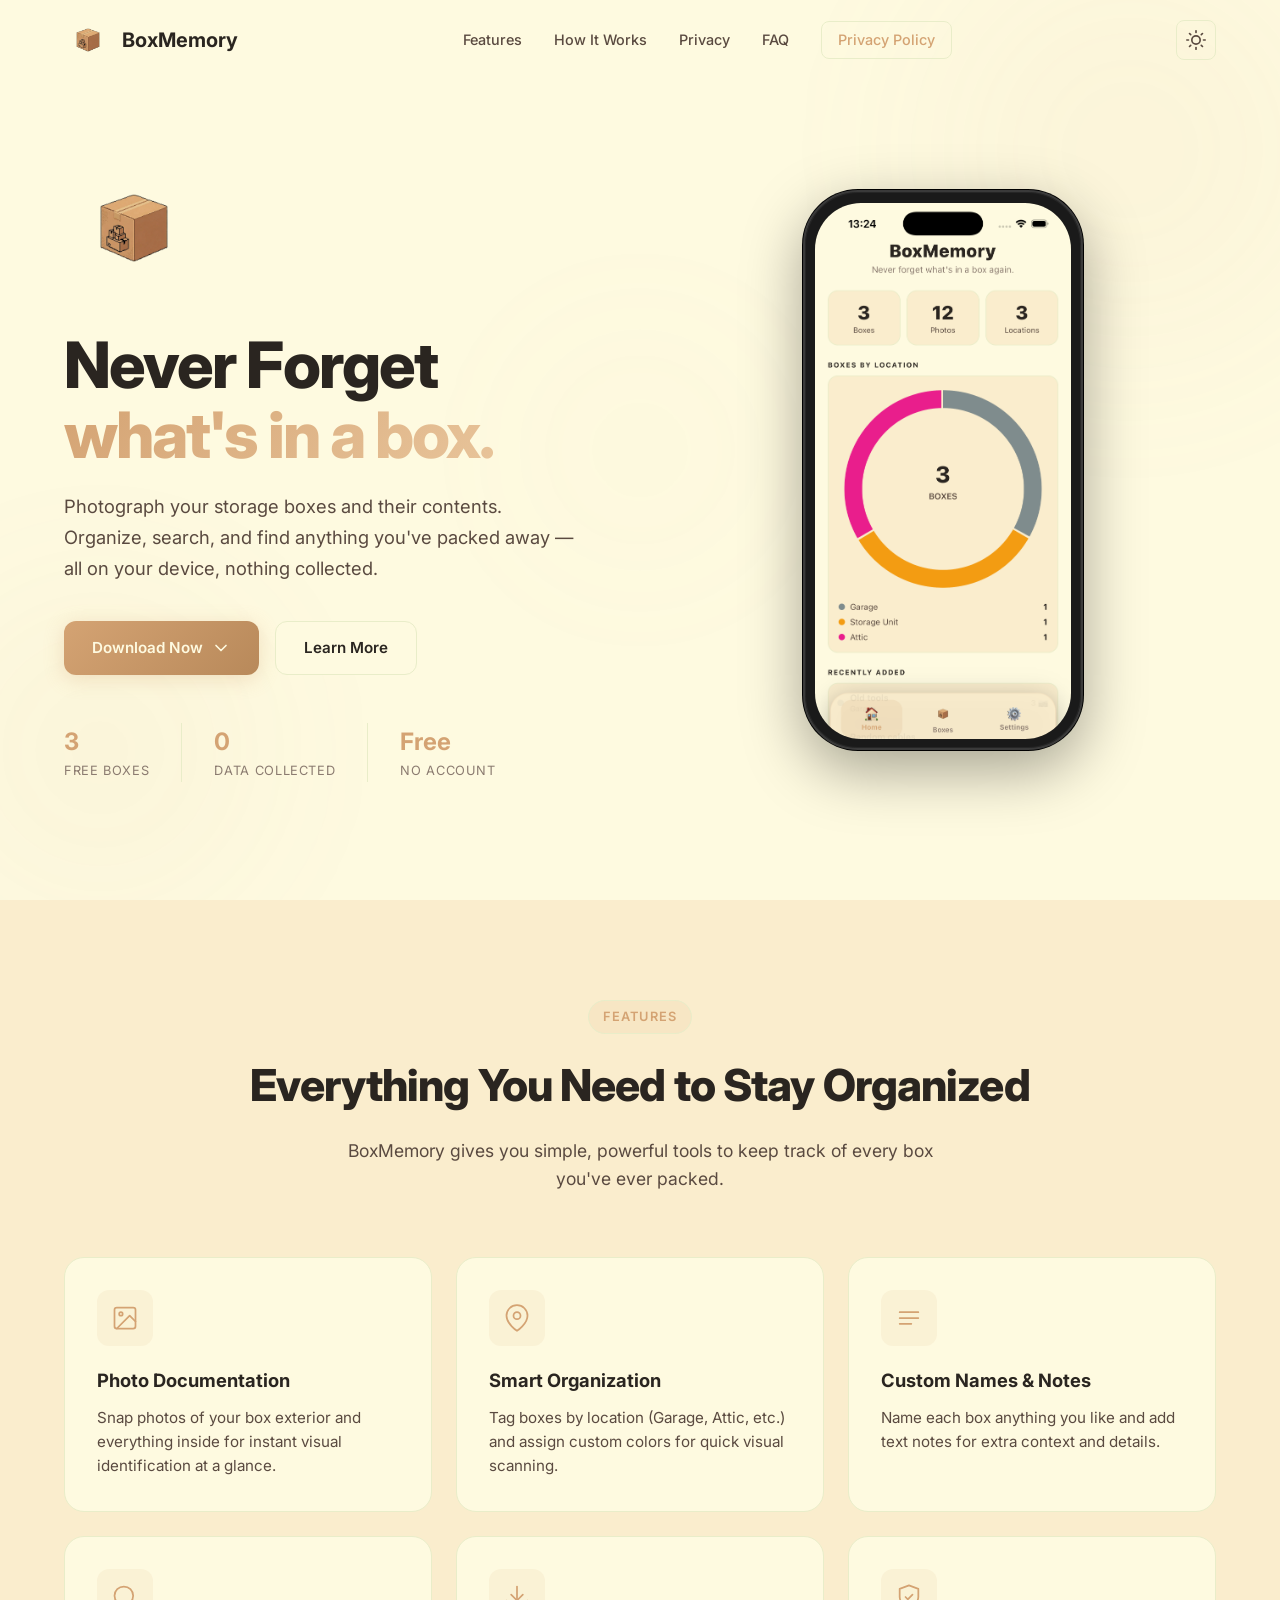
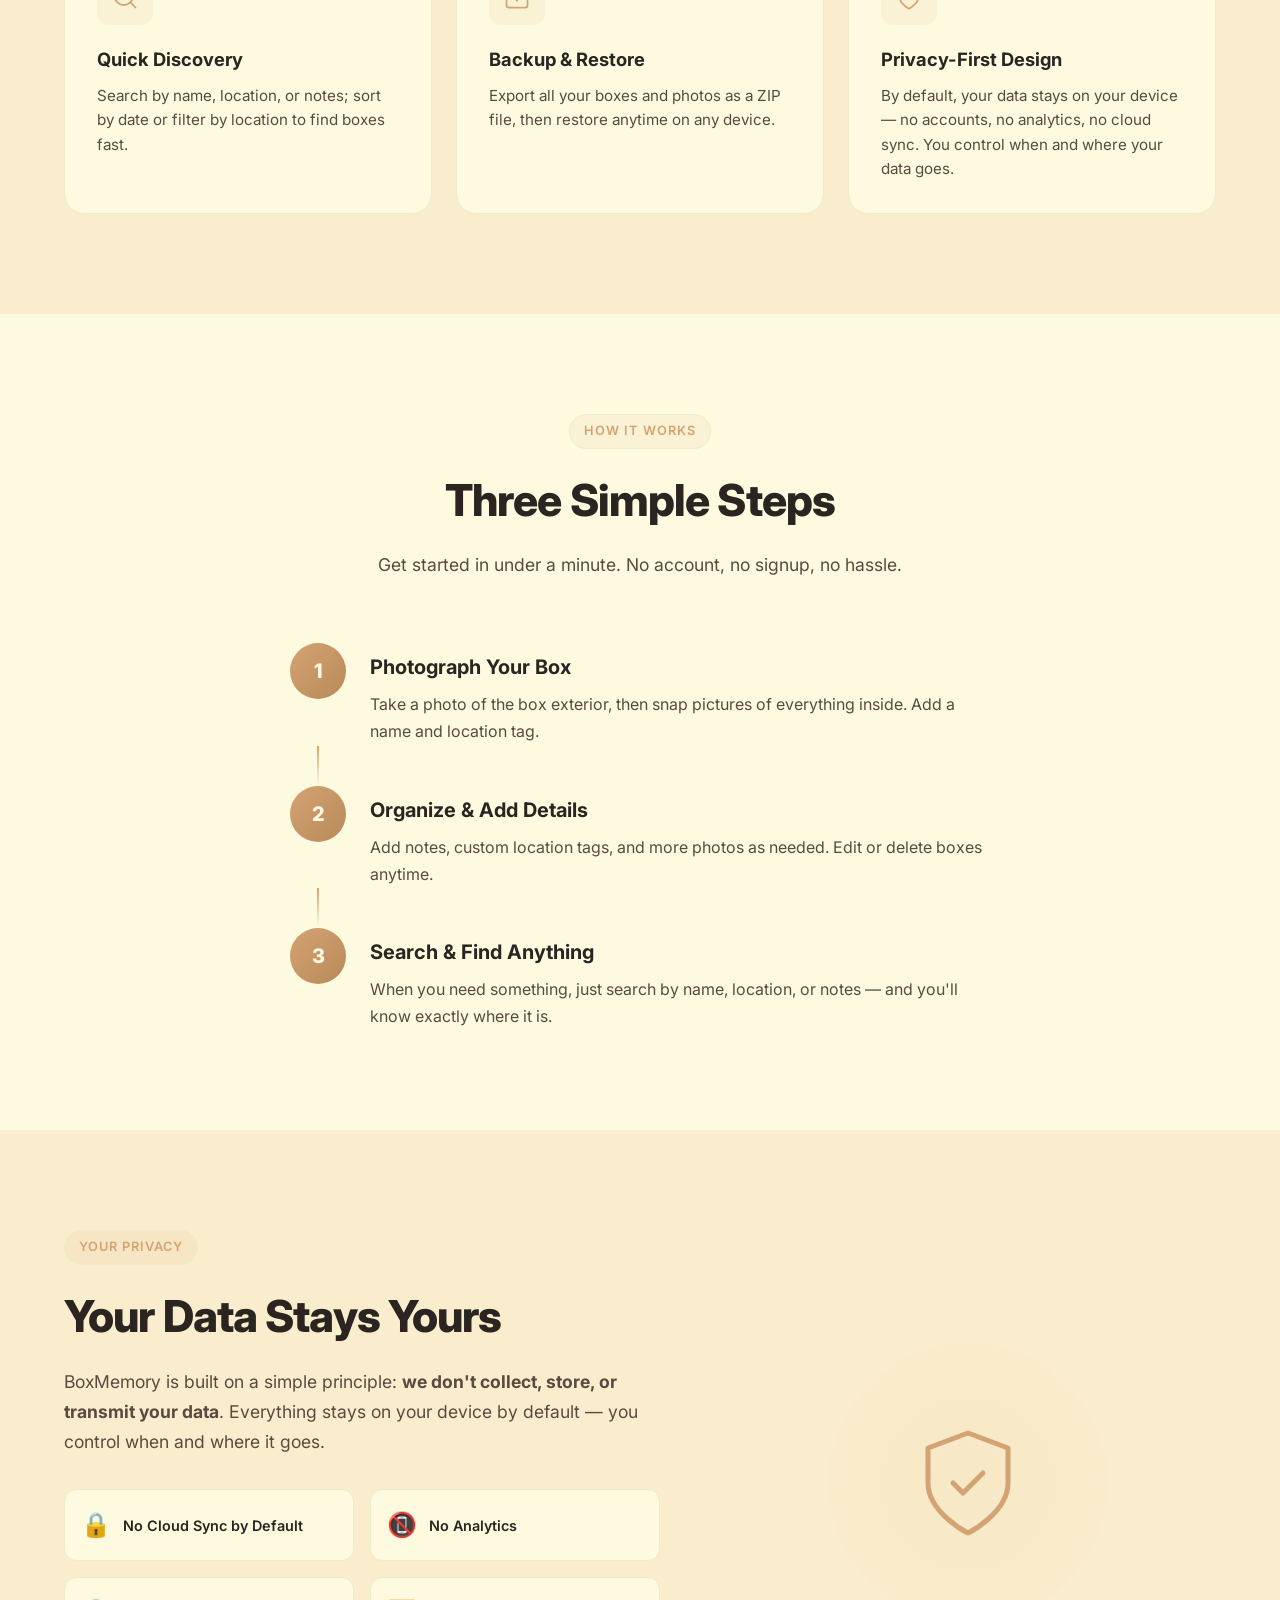
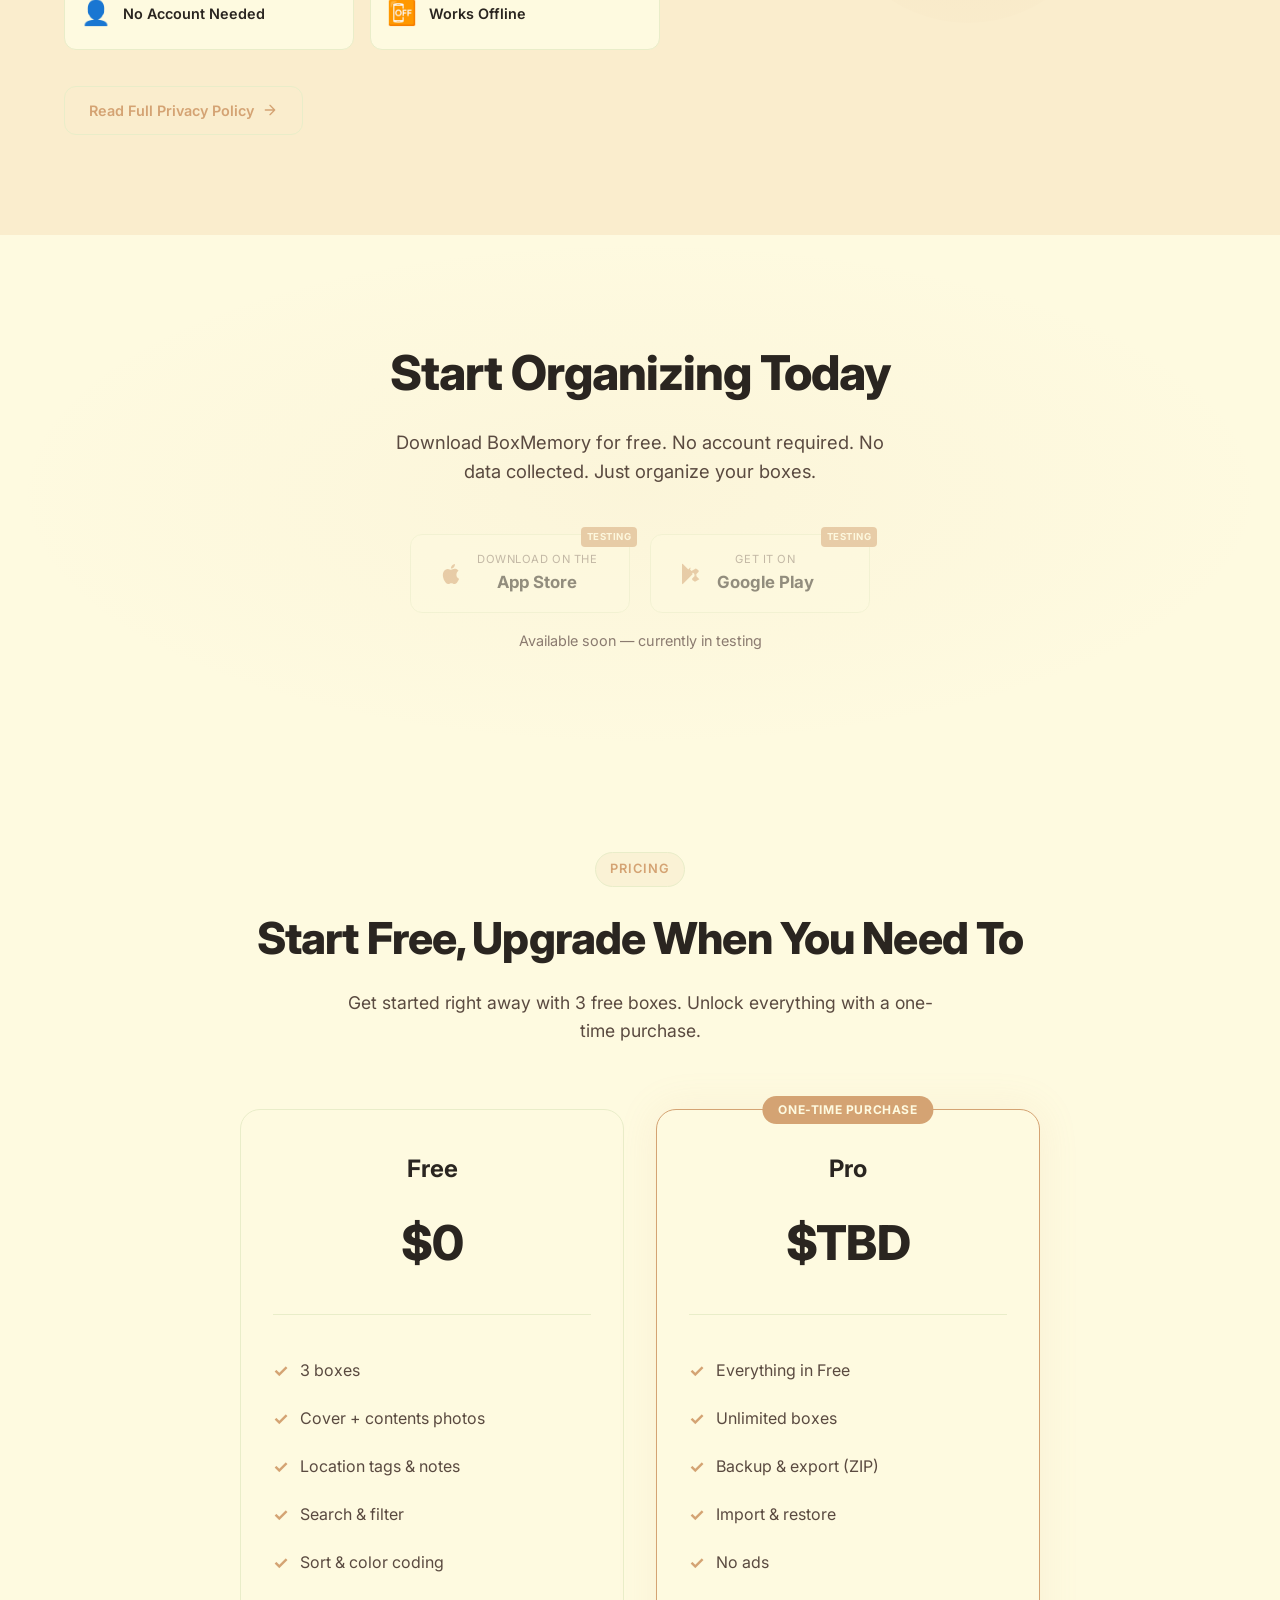
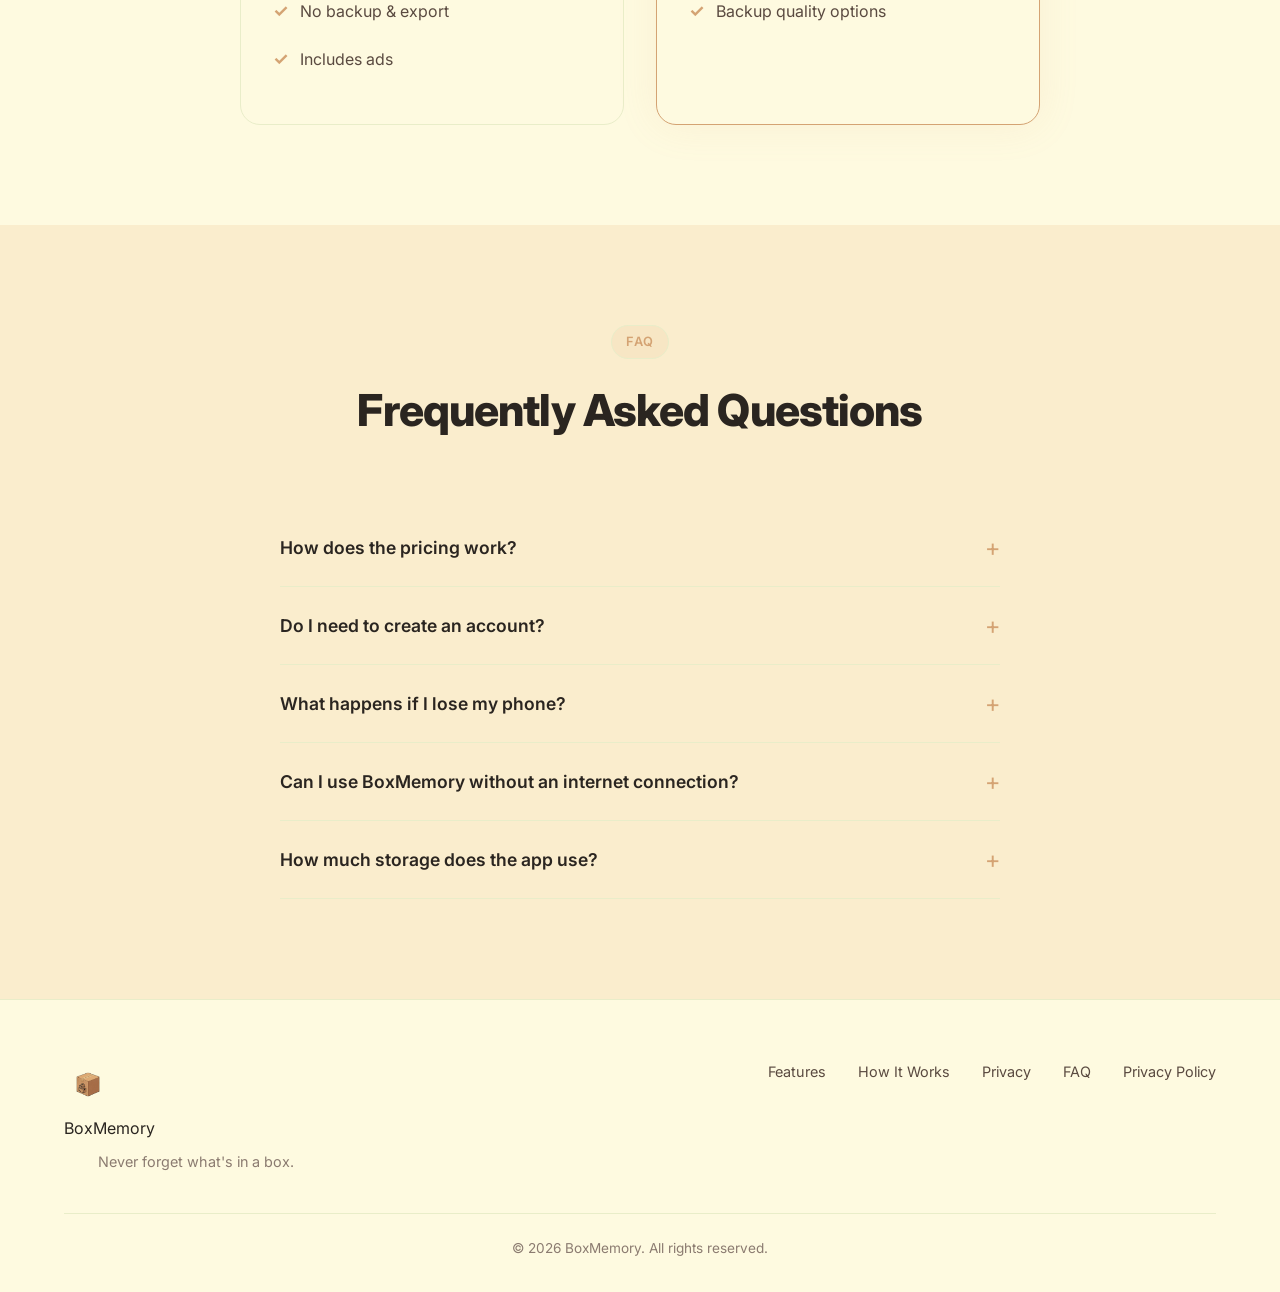
<file: index.html>
<!DOCTYPE html>
<html lang="en">
<head>
    <meta charset="UTF-8">
    <meta name="viewport" content="width=device-width, initial-scale=1.0">
    <title>BoxMemory — Never Forget What's Packed Away</title>
    <meta name="description" content="Photograph your storage boxes and their contents. Organize, search, and find anything you've packed away — all offline, all on your device.">
    <link rel="preconnect" href="https://fonts.googleapis.com">
    <link rel="preconnect" href="https://fonts.gstatic.com" crossorigin>
    <link href="https://fonts.googleapis.com/css2?family=Inter:wght@400;500;600;700;800&display=swap" rel="stylesheet">
    <link rel="stylesheet" href="styles.css">
    <link rel="icon" href="favicon.ico">
<link rel="apple-touch-icon" sizes="180x180" href="apple-touch-icon.png">
<meta name="theme-color" content="#f5f0ea">
</head>
<body>
    <!-- Navigation -->
    <nav class="nav">
        <div class="nav-container">
            <a href="index.html" class="nav-logo">
                <img src="assets/logo_pixel.png" alt="BoxMemory" class="nav-logo-img">
                <span class="nav-logo-text">BoxMemory</span>
            </a>
            <div class="nav-links">
                <a href="#features">Features</a>
                <a href="#how-it-works">How It Works</a>
                <a href="#privacy">Privacy</a>
                <a href="#faq">FAQ</a>
                <a href="privacy-policy.html" class="nav-link-privacy">Privacy Policy</a>
            </div>
            <a href="#download" class="nav-cta">Download</a>
            <button class="theme-toggle" aria-label="Toggle theme">
                <svg class="theme-icon-sun" width="20" height="20" viewBox="0 0 24 24" fill="none" stroke="currentColor" stroke-width="2" stroke-linecap="round" stroke-linejoin="round"><circle cx="12" cy="12" r="5"/><line x1="12" y1="1" x2="12" y2="3"/><line x1="12" y1="21" x2="12" y2="23"/><line x1="4.22" y1="4.22" x2="5.64" y2="5.64"/><line x1="18.36" y1="18.36" x2="19.78" y2="19.78"/><line x1="1" y1="12" x2="3" y2="12"/><line x1="21" y1="12" x2="23" y2="12"/><line x1="4.22" y1="19.78" x2="5.64" y2="18.36"/><line x1="18.36" y1="5.64" x2="19.78" y2="4.22"/></svg>
                <svg class="theme-icon-moon" width="20" height="20" viewBox="0 0 24 24" fill="none" stroke="currentColor" stroke-width="2" stroke-linecap="round" stroke-linejoin="round"><path d="M21 12.79A9 9 0 1 1 11.21 3 7 7 0 0 0 21 12.79z"/></svg>
            </button>
            <button class="nav-toggle" aria-label="Toggle menu">
                <span></span>
                <span></span>
                <span></span>
            </button>
        </div>
    </nav>

    <!-- Hero Section -->
    <section class="hero">
        <div class="hero-bg-shapes">
            <div class="hero-shape hero-shape-1"></div>
            <div class="hero-shape hero-shape-2"></div>
            <div class="hero-shape hero-shape-3"></div>
        </div>
        <div class="hero-container">
            <div class="hero-content">
                <img src="assets/logo_pixel.png" alt="BoxMemory" class="hero-logo">

                <h1 class="hero-title">
                    Never Forget
                    <span class="hero-title-highlight">what's in a box.</span>
                </h1>
                <p class="hero-subtitle">
                    Photograph your storage boxes and their contents. Organize, search, and find anything you've packed away — all on your device, nothing collected.
                </p>
                <div class="hero-actions">
                    <a href="#download" class="btn btn-primary">
                        <span>Download Now</span>
                        <svg width="20" height="20" viewBox="0 0 24 24" fill="none" stroke="currentColor" stroke-width="2" stroke-linecap="round" stroke-linejoin="round"><path d="M6 9l6 6 6-6"/></svg>
                    </a>
                    <a href="#features" class="btn btn-secondary">
                        Learn More
                    </a>
                </div>
                <div class="hero-stats">
                    <div class="hero-stat">
                        <span class="hero-stat-value">3</span>
                        <span class="hero-stat-label">Free Boxes</span>
                    </div>
                    <div class="hero-stat-divider"></div>
                    <div class="hero-stat">
                        <span class="hero-stat-value">0</span>
                        <span class="hero-stat-label">Data Collected</span>
                    </div>
                    <div class="hero-stat-divider"></div>
                    <div class="hero-stat">
                        <span class="hero-stat-value">Free</span>
                        <span class="hero-stat-label">No Account</span>
                    </div>
                </div>
            </div>
            <div class="hero-visual">
                <div class="hero-phone">
                    <div class="phone-notch"></div>
                    <div class="phone-screen">
                        <img src="assets/main_menu_screenshot.png" alt="BoxMemory app home screen" class="phone-screen-img" id="phone-screenshot">
                    </div>
                </div>
            </div>
        </div>
    </section>

    <!-- Features Section -->
    <section id="features" class="features">
        <div class="container">
            <div class="section-header">
                <span class="section-tag">Features</span>
                <h2 class="section-title">Everything You Need to Stay Organized</h2>
                <p class="section-subtitle">
                    BoxMemory gives you simple, powerful tools to keep track of every box you've ever packed.
                </p>
            </div>
            <div class="features-grid">
                <div class="feature-card">
                    <div class="feature-icon">
                        <svg width="28" height="28" viewBox="0 0 24 24" fill="none" stroke="currentColor" stroke-width="1.5" stroke-linecap="round" stroke-linejoin="round"><rect x="3" y="3" width="18" height="18" rx="2"/><circle cx="8.5" cy="8.5" r="1.5"/><path d="m21 15-5-5L5 21"/></svg>
                    </div>
                    <h3 class="feature-title">Photo Documentation</h3>
                    <p class="feature-desc">
                        Snap photos of your box exterior and everything inside for instant visual identification at a glance.
                    </p>
                </div>
                <div class="feature-card">
                    <div class="feature-icon">
                        <svg width="28" height="28" viewBox="0 0 24 24" fill="none" stroke="currentColor" stroke-width="1.5" stroke-linecap="round" stroke-linejoin="round"><path d="M21 10c0 7-9 13-9 13s-9-6-9-13a9 9 0 0 1 18 0z"/><circle cx="12" cy="10" r="3"/></svg>
                    </div>
                    <h3 class="feature-title">Smart Organization</h3>
                    <p class="feature-desc">
                        Tag boxes by location (Garage, Attic, etc.) and assign custom colors for quick visual scanning.
                    </p>
                </div>
                <div class="feature-card">
                    <div class="feature-icon">
                        <svg width="28" height="28" viewBox="0 0 24 24" fill="none" stroke="currentColor" stroke-width="1.5" stroke-linecap="round" stroke-linejoin="round"><path d="M4 7h16M4 12h16M4 17h10"/></svg>
                    </div>
                    <h3 class="feature-title">Custom Names &amp; Notes</h3>
                    <p class="feature-desc">
                        Name each box anything you like and add text notes for extra context and details.
                    </p>
                </div>
                <div class="feature-card">
                    <div class="feature-icon">
                        <svg width="28" height="28" viewBox="0 0 24 24" fill="none" stroke="currentColor" stroke-width="1.5" stroke-linecap="round" stroke-linejoin="round"><circle cx="11" cy="11" r="8"/><path d="m21 21-4.3-4.3"/></svg>
                    </div>
                    <h3 class="feature-title">Quick Discovery</h3>
                    <p class="feature-desc">
                        Search by name, location, or notes; sort by date or filter by location to find boxes fast.
                    </p>
                </div>
                <div class="feature-card">
                    <div class="feature-icon">
                        <svg width="28" height="28" viewBox="0 0 24 24" fill="none" stroke="currentColor" stroke-width="1.5" stroke-linecap="round" stroke-linejoin="round"><path d="M21 15v4a2 2 0 0 1-2 2H5a2 2 0 0 1-2-2v-4"/><polyline points="7 10 12 15 17 10"/><line x1="12" y1="15" x2="12" y2="3"/></svg>
                    </div>
                    <h3 class="feature-title">Backup &amp; Restore</h3>
                    <p class="feature-desc">
                        Export all your boxes and photos as a ZIP file, then restore anytime on any device.
                    </p>
                </div>
                <div class="feature-card">
                    <div class="feature-icon">
                        <svg width="28" height="28" viewBox="0 0 24 24" fill="none" stroke="currentColor" stroke-width="1.5" stroke-linecap="round" stroke-linejoin="round"><path d="M12 22s8-4 8-10V5l-8-3-8 3v7c0 6 8 10 8 10z"/><path d="m9 12 2 2 4-4"/></svg>
                    </div>
                    <h3 class="feature-title">Privacy-First Design</h3>
                    <p class="feature-desc">
                        By default, your data stays on your device — no accounts, no analytics, no cloud sync. You control when and where your data goes.
                    </p>
                </div>
            </div>
        </div>
    </section>

    <!-- How It Works Section -->
    <section id="how-it-works" class="how-it-works">
        <div class="container">
            <div class="section-header">
                <span class="section-tag">How It Works</span>
                <h2 class="section-title">Three Simple Steps</h2>
                <p class="section-subtitle">
                    Get started in under a minute. No account, no signup, no hassle.
                </p>
            </div>
            <div class="steps">
                <div class="step">
                    <div class="step-number">1</div>
                    <div class="step-content">
                        <h3 class="step-title">Photograph Your Box</h3>
                        <p class="step-desc">
                            Take a photo of the box exterior, then snap pictures of everything inside. Add a name and location tag.
                        </p>
                    </div>
                </div>
                <div class="step-connector"></div>
                <div class="step">
                    <div class="step-number">2</div>
                    <div class="step-content">
                        <h3 class="step-title">Organize &amp; Add Details</h3>
                        <p class="step-desc">
                            Add notes, custom location tags, and more photos as needed. Edit or delete boxes anytime.
                        </p>
                    </div>
                </div>
                <div class="step-connector"></div>
                <div class="step">
                    <div class="step-number">3</div>
                    <div class="step-content">
                        <h3 class="step-title">Search &amp; Find Anything</h3>
                        <p class="step-desc">
                            When you need something, just search by name, location, or notes — and you'll know exactly where it is.
                        </p>
                    </div>
                </div>
            </div>
        </div>
    </section>

    <!-- Privacy Section -->
    <section id="privacy" class="privacy">
        <div class="container">
            <div class="privacy-container">
                <div class="privacy-content">
                    <span class="section-tag">Your Privacy</span>
                    <h2 class="section-title">Your Data Stays Yours</h2>
                    <p class="privacy-desc">
                        BoxMemory is built on a simple principle: <strong>we don't collect, store, or transmit your data</strong>. Everything stays on your device by default — you control when and where it goes.
                    </p>
                    <div class="privacy-badges">
                        <div class="privacy-badge">
                            <span class="privacy-badge-icon">🔒</span>
                            <span class="privacy-badge-text">No Cloud Sync by Default</span>
                        </div>
                        <div class="privacy-badge">
                            <span class="privacy-badge-icon">📵</span>
                            <span class="privacy-badge-text">No Analytics</span>
                        </div>
                        <div class="privacy-badge">
                            <span class="privacy-badge-icon">👤</span>
                            <span class="privacy-badge-text">No Account Needed</span>
                        </div>
                        <div class="privacy-badge">
                            <span class="privacy-badge-icon">📴</span>
                            <span class="privacy-badge-text">Works Offline</span>
                        </div>
                    </div>
                    <a href="privacy-policy.html" class="btn btn-outline">
                        Read Full Privacy Policy
                        <svg width="16" height="16" viewBox="0 0 24 24" fill="none" stroke="currentColor" stroke-width="2" stroke-linecap="round" stroke-linejoin="round"><path d="M5 12h14M12 5l7 7-7 7"/></svg>
                    </a>
                </div>
                <div class="privacy-visual">
                    <div class="privacy-shield">
                        <svg width="120" height="120" viewBox="0 0 24 24" fill="none" stroke="currentColor" stroke-width="1" stroke-linecap="round" stroke-linejoin="round"><path d="M12 22s8-4 8-10V5l-8-3-8 3v7c0 6 8 10 8 10z"/><path d="m9 12 2 2 4-4"/></svg>
                    </div>
                </div>
            </div>
        </div>
    </section>

    <!-- Download / CTA Section -->
    <section id="download" class="download">
        <div class="container">
            <div class="download-content">
                <h2 class="download-title">Start Organizing Today</h2>
                <p class="download-subtitle">
                    Download BoxMemory for free. No account required. No data collected. Just organize your boxes.
                </p>
                <div class="download-buttons">
                    <a class="download-btn" aria-label="Download on the App Store" style="pointer-events: none; opacity: 0.5;">
                        <svg width="24" height="24" viewBox="0 0 24 24" fill="currentColor"><path d="M18.71 19.5c-.83 1.24-1.71 2.45-3.05 2.47-1.34.03-1.77-.79-3.29-.79-1.53 0-2 .77-3.27.82-1.31.05-2.3-1.32-3.14-2.53C4.25 17 2.94 12.45 4.7 9.39c.87-1.52 2.43-2.48 4.12-2.51 1.28-.02 2.5.87 3.29.87.78 0 2.26-1.07 3.8-.91.65.03 2.47.26 3.64 1.98-.09.06-2.17 1.28-2.15 3.81.03 3.02 2.65 4.03 2.68 4.04-.03.07-.42 1.44-1.38 2.83M13 3.5c.73-.83 1.94-1.46 2.94-1.5.13 1.17-.34 2.35-1.04 3.19-.69.85-1.83 1.51-2.95 1.42-.15-1.15.41-2.35 1.05-3.11z"/></svg>
                        <div>
                            <span class="download-btn-subtitle">Download on the</span>
                            <span class="download-btn-title">App Store</span>
                        </div>
                        <span class="download-btn-badge">Testing</span>
                    </a>
                    <a class="download-btn" aria-label="Get it on Google Play" style="pointer-events: none; opacity: 0.5;">
                        <svg width="24" height="24" viewBox="0 0 24 24" fill="currentColor"><path d="M3.609 1.814L13.792 12 3.61 22.186a.996.996 0 0 1-.61-.92V2.734a1 1 0 0 1 .609-.92zm11.804 10.095l-2.95-2.95 4.383-2.399 2.29 1.32a1.5 1.5 0 0 1 .367 2.03l-.09.159-3.999 3.999-.001-.06zm-4.383-4.383l2.95 2.95-3.999 3.999-.001.001-2.29 1.32-4.383-2.399 2.95-2.95 4.723-4.723.75-.001zM17.41 14.32l2.95 2.95-4.383 2.399-2.29-1.32a1.5 1.5 0 0 1-.367-2.03l.09-.159 3.999-3.999.001.06z"/></svg>
                        <div>
                            <span class="download-btn-subtitle">Get it on</span>
                            <span class="download-btn-title">Google Play</span>
                        </div>
                        <span class="download-btn-badge">Testing</span>
                    </a>
                </div>
                <p class="download-coming-soon">Available soon — currently in testing</p>
            </div>
        </div>
    </section>

    <!-- Pricing Section -->
    <section id="pricing" class="pricing">
        <div class="container">
            <div class="section-header">
                <span class="section-tag">Pricing</span>
                <h2 class="section-title">Start Free, Upgrade When You Need To</h2>
                <p class="section-subtitle">
                    Get started right away with 3 free boxes. Unlock everything with a one-time purchase.
                </p>
            </div>
            <div class="pricing-grid">
                <div class="pricing-card pricing-free">
                    <div class="pricing-header">
                        <h3 class="pricing-name">Free</h3>
                        <div class="pricing-price">
                            <span class="pricing-amount">$0</span>
                        </div>
                    </div>
                    <ul class="pricing-features">
                        <li><span class="check">✓</span> 3 boxes</li>
                        <li><span class="check">✓</span> Cover + contents photos</li>
                        <li><span class="check">✓</span> Location tags &amp; notes</li>
                        <li><span class="check">✓</span> Search &amp; filter</li>
                        <li><span class="check">✓</span> Sort &amp; color coding</li>
                        <li><span class="check">✓</span> No backup & export</li>
                        <li><span class="check">✓</span> Includes ads</li>
                    </ul>
                </div>
                <div class="pricing-card pricing-pro">
                    <div class="pricing-badge">One-time purchase</div>
                    <div class="pricing-header">
                        <h3 class="pricing-name">Pro</h3>
                        <div class="pricing-price">
                            <span class="pricing-amount">$TBD</span>
                        </div>
                    </div>
                    <ul class="pricing-features">
                        <li><span class="check">✓</span> Everything in Free</li>
                        <li><span class="check">✓</span> Unlimited boxes</li>
                        <li><span class="check">✓</span> Backup &amp; export (ZIP)</li>
                        <li><span class="check">✓</span> Import &amp; restore</li>
                        <li><span class="check">✓</span> No ads</li>
                        <li><span class="check">✓</span> Backup quality options</li>
                    </ul>
                </div>
            </div>
        </div>
    </section>

    <!-- FAQ Section -->
    <section id="faq" class="faq">
        <div class="container">
            <div class="section-header">
                <span class="section-tag">FAQ</span>
                <h2 class="section-title">Frequently Asked Questions</h2>
            </div>
            <div class="faq-list">
                <div class="faq-item">
                    <button class="faq-question" aria-expanded="false">
                        <span>How does the pricing work?</span>
                        <span class="faq-icon">+</span>
                    </button>
                    <div class="faq-answer">
                        <p>BoxMemory starts free with 3 boxes. When you need more, upgrade to Pro with a one-time purchase to unlock unlimited boxes, backup & export, and remove ads. No subscriptions.</p>
                    </div>
                </div>
                
                <div class="faq-item">
                    <button class="faq-question" aria-expanded="false">
                        <span>Do I need to create an account?</span>
                        <span class="faq-icon">+</span>
                    </button>
                    <div class="faq-answer">
                        <p>No account is needed. BoxMemory works entirely offline on your device. Your data stays on your phone by default — you control when and where it goes.</p>
                    </div>
                </div>
                <div class="faq-item">
                    <button class="faq-question" aria-expanded="false">
                        <span>What happens if I lose my phone?</span>
                        <span class="faq-icon">+</span>
                    </button>
                    <div class="faq-answer">
                        <p>If you've used the built-in backup feature to export your data, you can restore it on a new device. Without a backup, data stored only on your device cannot be recovered.</p>
                    </div>
                </div>
                <div class="faq-item">
                    <button class="faq-question" aria-expanded="false">
                        <span>Can I use BoxMemory without an internet connection?</span>
                        <span class="faq-icon">+</span>
                    </button>
                    <div class="faq-answer">
                        <p>Absolutely. BoxMemory is designed to work 100% offline. You don't need WiFi or cellular data to use any feature.</p>
                    </div>
                </div>
                <div class="faq-item">
                    <button class="faq-question" aria-expanded="false">
                        <span>How much storage does the app use?</span>
                        <span class="faq-icon">+</span>
                    </button>
                    <div class="faq-answer">
                        <p>The app itself is lightweight. Storage usage depends on how many photos you add — photos are compressed to keep file sizes reasonable.</p>
                    </div>
                </div>
            </div>
        </div>
    </section>

    <!-- Footer -->
    <footer class="footer">
        <div class="container">
            <div class="footer-content">
                <div class="footer-brand">
                    <img src="assets/logo_pixel.png" alt="BoxMemory" class="nav-logo-img">
                    <span class="nav-logo-text">BoxMemory</span>
                    <span class="footer-tagline">Never forget what's in a box.</span>
                </div>
                <div class="footer-links">
                    <a href="#features">Features</a>
                    <a href="#how-it-works">How It Works</a>
                    <a href="#privacy">Privacy</a>
                    <a href="#faq">FAQ</a>
                    <a href="privacy-policy.html">Privacy Policy</a>
                </div>
            </div>
            <div class="footer-bottom">
                <p>&copy; 2026 BoxMemory. All rights reserved.</p>
            </div>
        </div>
    </footer>

    <script src="script.js"></script>
</body>
</html>
</file>
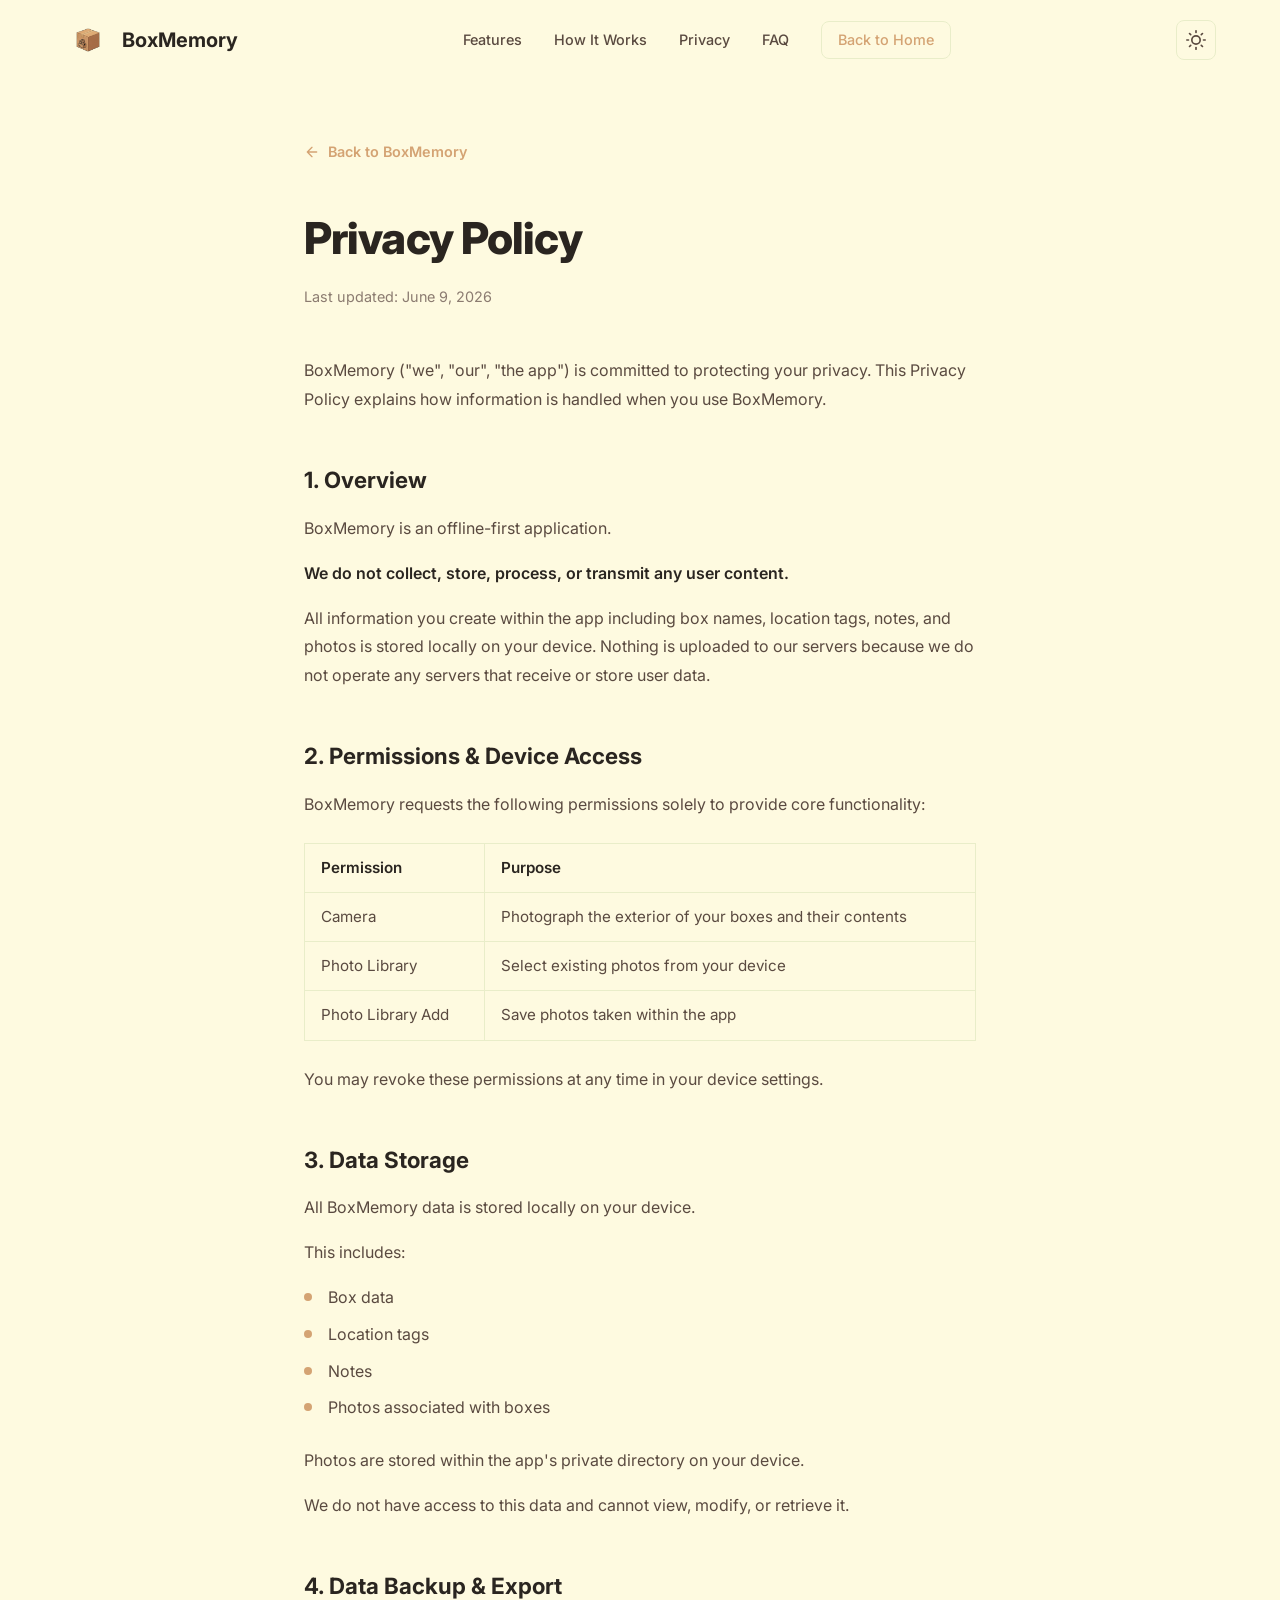
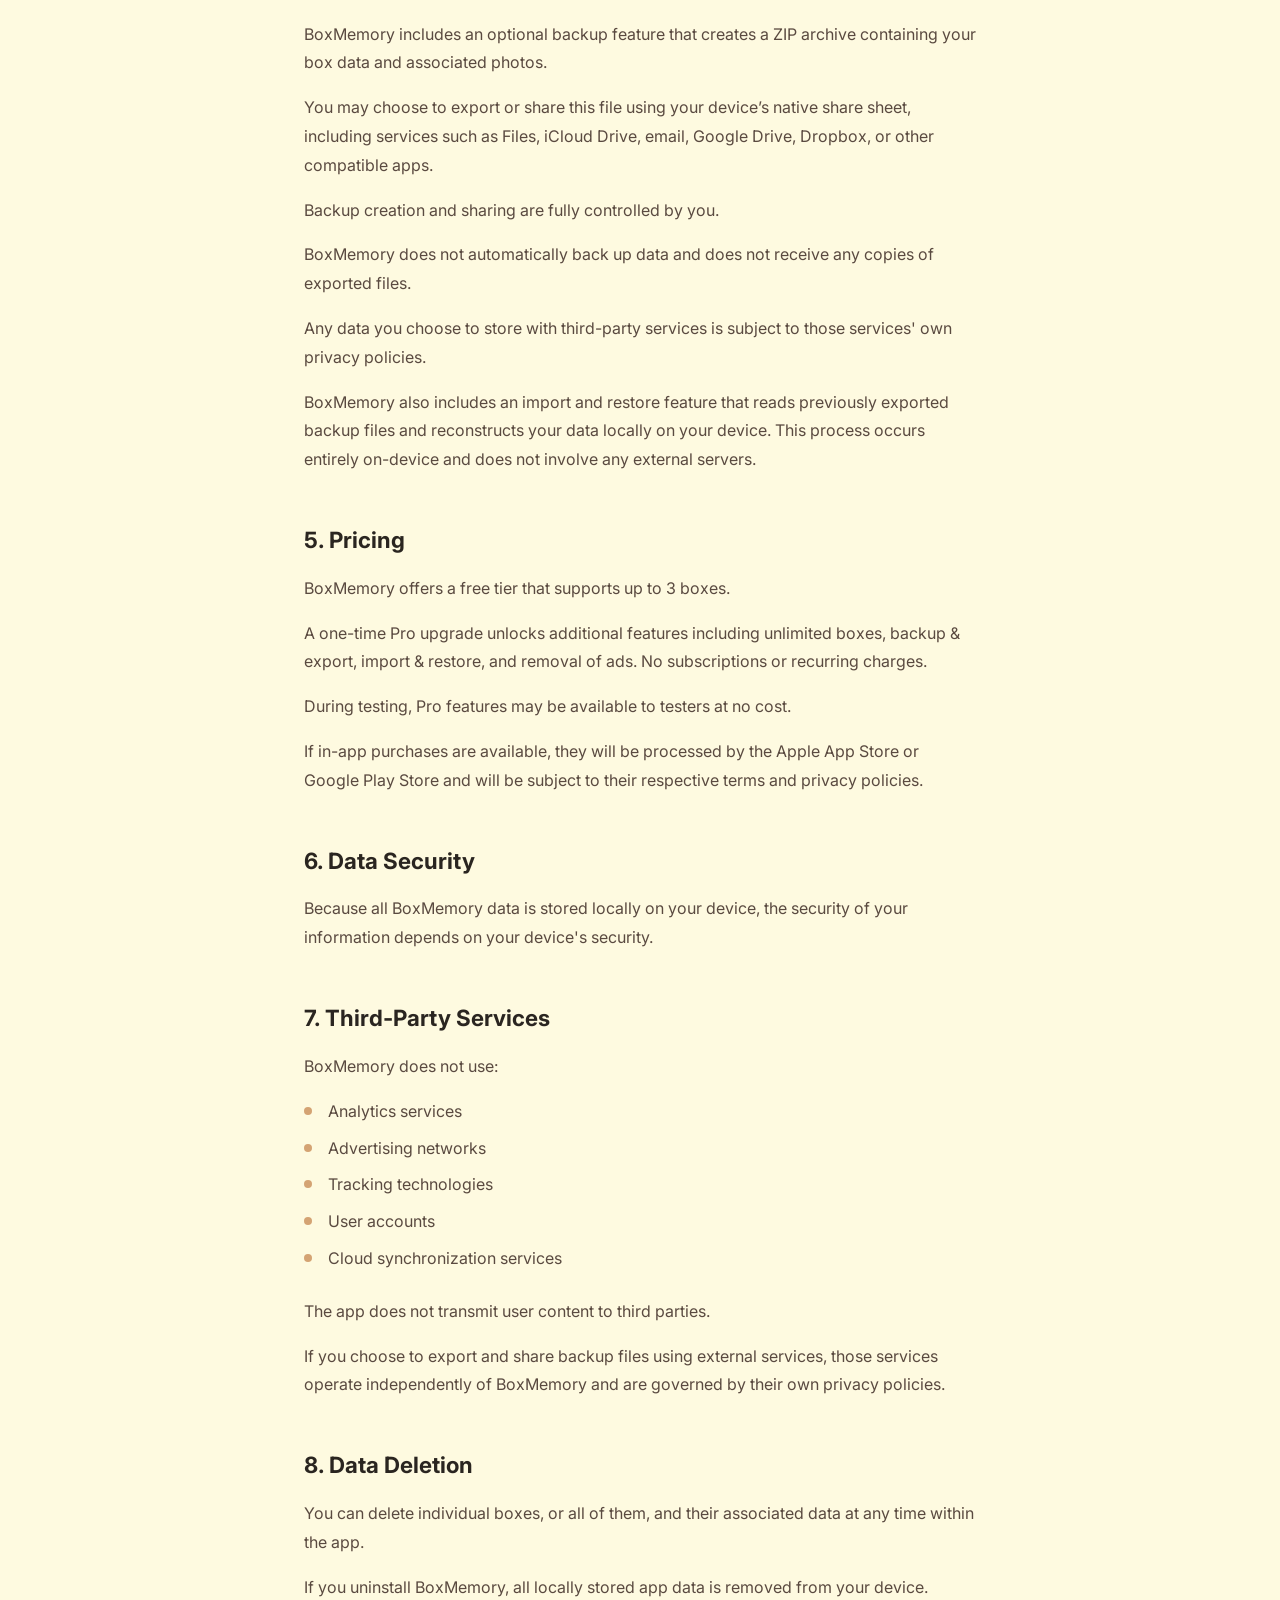
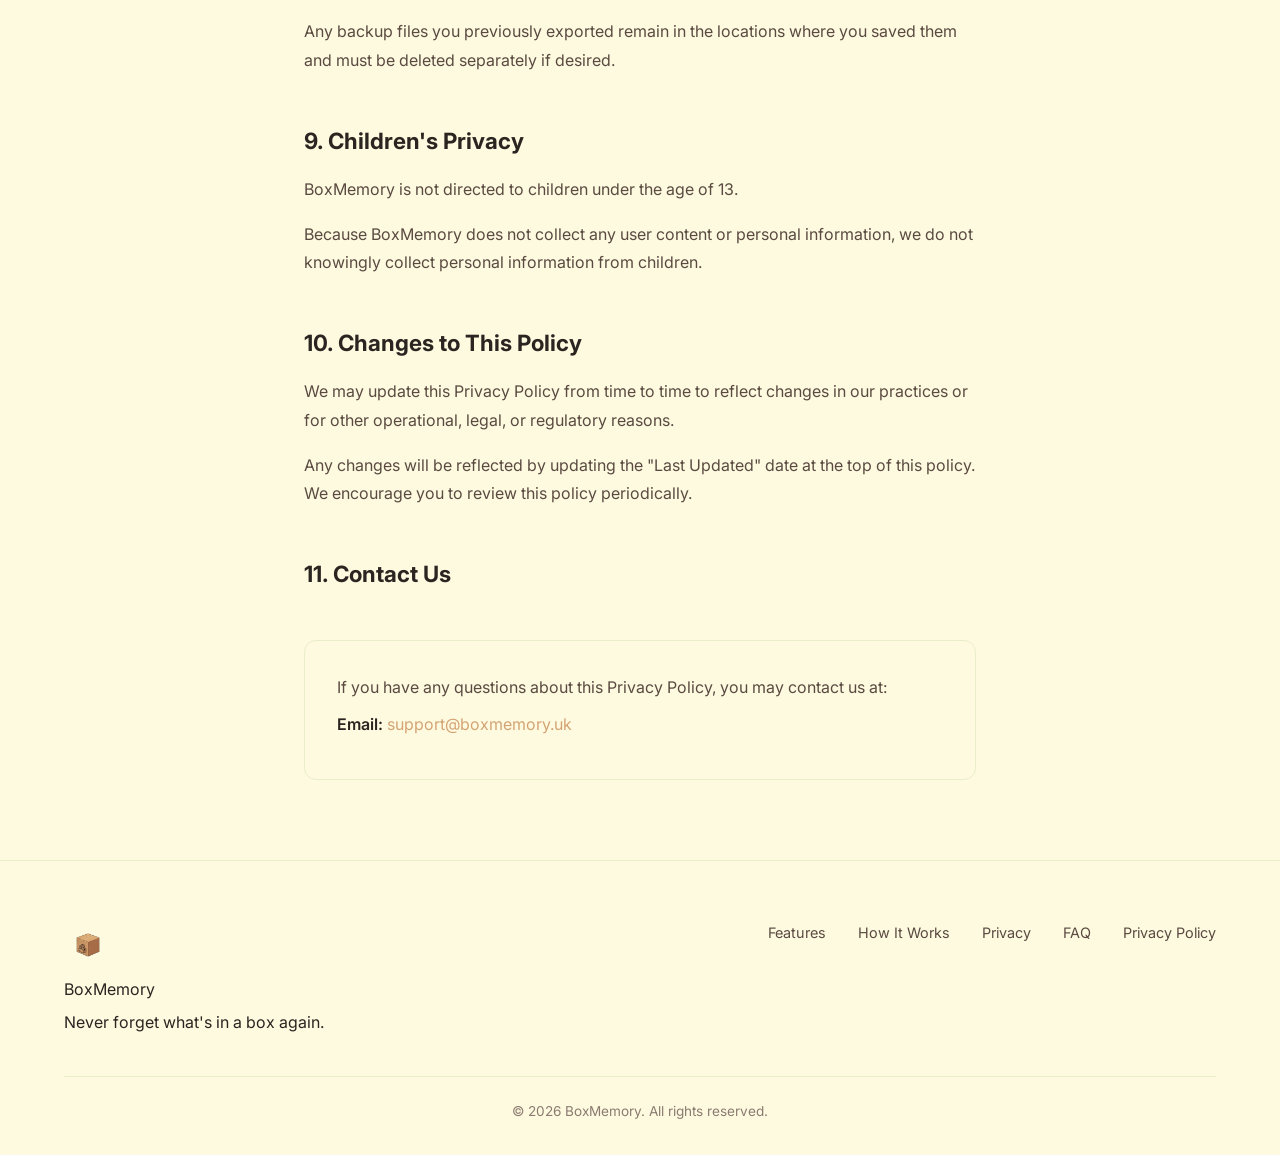
<file: privacy-policy.html>
<!DOCTYPE html>
<html lang="en">
<head>
    <meta charset="UTF-8">
    <meta name="viewport" content="width=device-width, initial-scale=1.0">
    <title>Privacy Policy — BoxMemory</title>
    <meta name="description" content="BoxMemory Privacy Policy. Learn how we handle your data.">
    <link rel="preconnect" href="https://fonts.googleapis.com">
    <link rel="preconnect" href="https://fonts.gstatic.com" crossorigin>
    <link href="https://fonts.googleapis.com/css2?family=Inter:wght@400;500;600;700;800&display=swap" rel="stylesheet">
    <link rel="stylesheet" href="styles.css">
    <link rel="icon" href="favicon.ico">
    <meta name="theme-color" content="#f5f0ea">
    <meta name="apple-mobile-web-app-status-bar-style" content="black-translucent">
    <meta name="msapplication-TileColor" content="#f5f0ea">
    <style>
        .privacy-policy-page {
            padding: 140px 0 80px;
            min-height: 100vh;
        }

        .privacy-policy-container {
            max-width: 720px;
            margin: 0 auto;
            padding: 0 24px;
        }

        .privacy-policy-back {
            display: inline-flex;
            align-items: center;
            gap: 8px;
            color: var(--accent);
            font-size: 0.9rem;
            font-weight: 600;
            margin-bottom: 40px;
            transition: var(--transition);
        }

        .privacy-policy-back:hover {
            color: var(--accent-light);
        }

        .privacy-policy-title {
            font-size: clamp(2rem, 4vw, 2.75rem);
            font-weight: 800;
            letter-spacing: -0.02em;
            margin-bottom: 12px;
        }

        .privacy-policy-updated {
            font-size: 0.9rem;
            color: var(--text-muted);
            margin-bottom: 48px;
        }

        .privacy-policy-content h2 {
            font-size: 1.4rem;
            font-weight: 700;
            margin-top: 48px;
            margin-bottom: 16px;
            color: var(--text-primary);
        }

        .privacy-policy-content p {
            font-size: 1rem;
            color: var(--text-secondary);
            line-height: 1.8;
            margin-bottom: 16px;
        }

        .privacy-policy-content ul {
            list-style: none;
            padding: 0;
            margin-bottom: 24px;
        }

        .privacy-policy-content ul li {
            position: relative;
            padding-left: 24px;
            font-size: 1rem;
            color: var(--text-secondary);
            line-height: 1.8;
            margin-bottom: 8px;
        }

        .privacy-policy-content ul li::before {
            content: '';
            position: absolute;
            left: 0;
            top: 10px;
            width: 8px;
            height: 8px;
            background: var(--accent);
            border-radius: 50%;
        }

        .privacy-policy-content strong {
            color: var(--text-primary);
            font-weight: 600;
        }

        .privacy-policy-content table {
            width: 100%;
            border-collapse: collapse;
            margin: 24px 0;
            font-size: 0.95rem;
        }

        .privacy-policy-content th {
            text-align: left;
            padding: 12px 16px;
            background: var(--bg-card);
            color: var(--text-primary);
            font-weight: 600;
            border: 1px solid var(--border);
        }

        .privacy-policy-content td {
            padding: 12px 16px;
            border: 1px solid var(--border);
            color: var(--text-secondary);
        }

        .privacy-policy-contact {
            margin-top: 48px;
            padding: 32px;
            background: var(--bg-card);
            border: 1px solid var(--border);
            border-radius: var(--radius-md);
        }

        .privacy-policy-contact p {
            margin-bottom: 8px;
        }

        .privacy-policy-contact a {
            color: var(--accent);
            transition: var(--transition);
        }

        .privacy-policy-contact a:hover {
            color: var(--accent-light);
        }

        @media (max-width: 768px) {
            .privacy-policy-page {
                padding: 120px 0 60px;
            }

            .privacy-policy-content table {
                font-size: 0.85rem;
            }

            .privacy-policy-content th,
            .privacy-policy-content td {
                padding: 10px 12px;
            }

            .privacy-policy-contact {
                padding: 24px;
            }
        }
    </style>
</head>
<body>
    <!-- Navigation (same as main page) -->
    <nav class="nav">
        <div class="nav-container">
            <a href="index.html" class="nav-logo">
                <img src="assets/logo_pixel.png" alt="BoxMemory" class="nav-logo-img">
                <span class="nav-logo-text">BoxMemory</span>
            </a>
            <div class="nav-links">
                <a href="index.html#features">Features</a>
                <a href="index.html#how-it-works">How It Works</a>
                <a href="index.html#privacy">Privacy</a>
                <a href="index.html#faq">FAQ</a>
                <a href="index.html" class="nav-link-privacy">Back to Home</a>
            </div>
            <button class="theme-toggle" aria-label="Toggle theme">
                <svg class="theme-icon-sun" width="20" height="20" viewBox="0 0 24 24" fill="none" stroke="currentColor" stroke-width="2" stroke-linecap="round" stroke-linejoin="round"><circle cx="12" cy="12" r="5"/><line x1="12" y1="1" x2="12" y2="3"/><line x1="12" y1="21" x2="12" y2="23"/><line x1="4.22" y1="4.22" x2="5.64" y2="5.64"/><line x1="18.36" y1="18.36" x2="19.78" y2="19.78"/><line x1="1" y1="12" x2="3" y2="12"/><line x1="21" y1="12" x2="23" y2="12"/><line x1="4.22" y1="19.78" x2="5.64" y2="18.36"/><line x1="18.36" y1="5.64" x2="19.78" y2="4.22"/></svg>
                <svg class="theme-icon-moon" width="20" height="20" viewBox="0 0 24 24" fill="none" stroke="currentColor" stroke-width="2" stroke-linecap="round" stroke-linejoin="round"><path d="M21 12.79A9 9 0 1 1 11.21 3 7 7 0 0 0 21 12.79z"/></svg>
            </button>
            <button class="nav-toggle" aria-label="Toggle menu">
                <span></span>
                <span></span>
                <span></span>
            </button>
        </div>
    </nav>

    <div class="privacy-policy-page">
        <div class="privacy-policy-container">
            <a href="index.html" class="privacy-policy-back">
                <svg width="16" height="16" viewBox="0 0 24 24" fill="none" stroke="currentColor" stroke-width="2" stroke-linecap="round" stroke-linejoin="round"><path d="M19 12H5M12 19l-7-7 7-7"/></svg>
                Back to BoxMemory
            </a>

            <h1 class="privacy-policy-title">Privacy Policy</h1>
            <p class="privacy-policy-updated">Last updated: June 9, 2026</p>

            <div class="privacy-policy-content">
                <p>BoxMemory ("we", "our", "the app") is committed to protecting your privacy. This Privacy Policy explains how information is handled when you use BoxMemory.</p>

                <h2>1. Overview</h2>
                <p>BoxMemory is an offline-first application.</p>
                <p><strong>We do not collect, store, process, or transmit any user content.</strong></p> 
                <p>All information you create within the app including box names, location tags, notes, and photos is stored locally on your device. Nothing is uploaded to our servers because we do not operate any servers that receive or store user data.</p>


                <h2>2. Permissions &amp; Device Access</h2>
                <p>BoxMemory requests the following permissions solely to provide core functionality:</p>
                <table>
                    <thead>
                        <tr>
                            <th>Permission</th>
                            <th>Purpose</th>
                        </tr>
                    </thead>
                    <tbody>
                        <tr>
                            <td>Camera</td>
                            <td>Photograph the exterior of your boxes and their contents</td>
                        </tr>
                        <tr>
                            <td>Photo Library</td>
                            <td>Select existing photos from your device</td>
                        </tr>
                        <tr>
                            <td>Photo Library Add</td>
                            <td>Save photos taken within the app</td>
                        </tr>
                    </tbody>
                </table>
                <p>You may revoke these permissions at any time in your device settings.</p>

                <h2>3. Data Storage</h2>
                <p>All BoxMemory data is stored locally on your device.</p>
                <p>This includes:</p>
                <ul>
                    <li>Box data</li>
                    <li>Location tags</li>
                    <li>Notes</li>
                    <li>Photos associated with boxes</li>
                </ul>
                <p>Photos are stored within the app's private directory on your device.</p>
                <p>We do not have access to this data and cannot view, modify, or retrieve it.</p>

                <h2>4. Data Backup &amp; Export</h2>
                <p>BoxMemory includes an optional backup feature that creates a ZIP archive containing your box data and associated photos.</p>
                <p>You may choose to export or share this file using your device’s native share sheet, including services such as Files, iCloud Drive, email, Google Drive, Dropbox, or other compatible apps.</p>
                <p>Backup creation and sharing are fully controlled by you.</p>
                <p>BoxMemory does not automatically back up data and does not receive any copies of exported files.</p>
                <p>Any data you choose to store with third-party services is subject to those services' own privacy policies.</p>
                <p>BoxMemory also includes an import and restore feature that reads previously exported backup files and reconstructs your data locally on your device. This process occurs entirely on-device and does not involve any external servers.</p>


               
                <h2>5. Pricing</h2>
                <p>BoxMemory offers a free tier that supports up to 3 boxes.</p>
                <p>A one-time Pro upgrade unlocks additional features including unlimited boxes, backup & export, import & restore, and removal of ads. No subscriptions or recurring charges.</p>
                <p>During testing, Pro features may be available to testers at no cost.</p>
                <p>If in-app purchases are available, they will be processed by the Apple App Store or Google Play Store and will be subject to their respective terms and privacy policies.</p>

                <h2>6. Data Security</h2>
                <p>Because all BoxMemory data is stored locally on your device, the security of your information depends on your device's security.</p>

                <h2>7. Third-Party Services</h2>
                <p>BoxMemory does not use:</p>
                <ul>
                    <li>Analytics services</li>
                    <li>Advertising networks</li>
                    <li>Tracking technologies</li>
                    <li>User accounts</li>
                    <li>Cloud synchronization services</li>
                </ul>
                <p>The app does not transmit user content to third parties.</p>
                <p>If you choose to export and share backup files using external services, those services operate independently of BoxMemory and are governed by their own privacy policies.</p>


                <h2>8. Data Deletion</h2>
                <p>You can delete individual boxes, or all of them, and their associated data at any time within the app.</p>
                <p>If you uninstall BoxMemory, all locally stored app data is removed from your device.</p>
                <p>Any backup files you previously exported remain in the locations where you saved them and must be deleted separately if desired.</p>


                <h2>9. Children's Privacy</h2>
                <p>BoxMemory is not directed to children under the age of 13.</p>
                <p>Because BoxMemory does not collect any user content or personal information, we do not knowingly collect personal information from children.</p>

                <h2>10. Changes to This Policy</h2>
                <p>We may update this Privacy Policy from time to time to reflect changes in our practices or for other operational, legal, or regulatory reasons.</p>
                <p>Any changes will be reflected by updating the "Last Updated" date at the top of this policy. We encourage you to review this policy periodically.</p>

                <h2>11. Contact Us</h2>
                <div class="privacy-policy-contact">
                    <p>If you have any questions about this Privacy Policy, you may contact us at:</p>
                    <p><strong>Email:</strong> <a href="mailto:support@boxmemory.uk">support@boxmemory.uk</a></p>
                </div>
            </div>
        </div>
    </div>

    <!-- Footer -->
    <footer class="footer">
        <div class="container">
            <div class="footer-content">
                <div class="footer-brand">
                    <img src="assets/logo_pixel.png" alt="BoxMemory" class="nav-logo-img">
                    <span class="nav-logo-text">BoxMemory</span>
                    <span class="nav-logo-text">Never forget what's in a box again.</span>
                </div>
                <div class="footer-links">
                    <a href="index.html#features">Features</a>
                    <a href="index.html#how-it-works">How It Works</a>
                    <a href="index.html#privacy">Privacy</a>
                    <a href="index.html#faq">FAQ</a>
                    <a href="privacy-policy.html">Privacy Policy</a>
                </div>
            </div>
            <div class="footer-bottom">
                <p>&copy; 2026 BoxMemory. All rights reserved.</p>
            </div>
        </div>
    </footer>

    <script src="script.js"></script>
</body>
</html>
</file>
<file: styles.css>
/* ─── Reset & Base ─── */
*, *::before, *::after {
    margin: 0;
    padding: 0;
    box-sizing: border-box;
}

:root {
    /* Dark theme (default) — matches app's DARK palette */
    --bg-primary: #1a1816;
    --bg-secondary: #2a2520;
    --bg-card: #2a2520;
    --bg-card-hover: #332e2a;
    --text-primary: #ccd5ae;
    --text-secondary: #9a9a7e;
    --text-muted: #6b6b58;
    --text-placeholder: #6b6b58;
    --accent: #d4a373;
    --accent-light: #e8c49a;
    --accent-dark: #b8895a;
    --accent-fg: #1a1816;
    --border: #3d3835;
    --border-hover: rgba(212, 163, 115, 0.35);
    --tag-bg: #3d3835;
    --tag-active-bg: #d4a373;
    --tag-active-text: #1a1816;
    --tag-text: #9a9a7e;
    --search-bg: #2a2520;
    --header-bg: #2a2520;
    --danger: #FF6B6B;
    --shadow-sm: 0 2px 8px rgba(0, 0, 0, 0.3);
    --shadow-md: 0 8px 32px rgba(0, 0, 0, 0.4);
    --shadow-lg: 0 16px 64px rgba(0, 0, 0, 0.5);
    --shadow-glow: 0 0 40px rgba(212, 163, 115, 0.15);
    --radius-sm: 8px;
    --radius-md: 12px;
    --radius-lg: 20px;
    --radius-xl: 28px;
    --font: 'Inter', -apple-system, BlinkMacSystemFont, 'Segoe UI', sans-serif;
    --transition: 0.3s cubic-bezier(0.4, 0, 0.2, 1);
}

/* Light theme — matches app's LIGHT palette */
[data-theme="light"] {
    --bg-primary: #fefae0;
    --bg-secondary: #faedcd;
    --bg-card: #fefae0;
    --bg-card-hover: #f5e6c8;
    --text-primary: #2a2520;
    --text-secondary: #5a4a40;
    --text-muted: #8b7b70;
    --text-placeholder: #b3a090;
    --accent: #d4a373;
    --accent-light: #e8c49a;
    --accent-dark: #b8895a;
    --accent-fg: #fefae0;
    --border: #e9edc9;
    --border-hover: rgba(212, 163, 115, 0.5);
    --tag-bg: #e9edc9;
    --tag-active-bg: #d4a373;
    --tag-active-text: #fefae0;
    --tag-text: #5a4a40;
    --search-bg: #e9edc9;
    --header-bg: #faedcd;
    --danger: #E74C3C;
    --shadow-sm: 0 2px 8px rgba(42, 37, 32, 0.08);
    --shadow-md: 0 8px 32px rgba(42, 37, 32, 0.1);
    --shadow-lg: 0 16px 64px rgba(42, 37, 32, 0.12);
    --shadow-glow: 0 0 40px rgba(212, 163, 115, 0.12);
}

html {
    scroll-behavior: smooth;
    -webkit-font-smoothing: antialiased;
    -moz-osx-font-smoothing: grayscale;
}

body {
    font-family: var(--font);
    background: var(--bg-primary);
    color: var(--text-primary);
    line-height: 1.6;
    overflow-x: hidden;
    transition: background 0.4s ease, color 0.4s ease;
}

a {
    text-decoration: none;
    color: inherit;
}

img {
    max-width: 100%;
}

.container {
    max-width: 1200px;
    margin: 0 auto;
    padding: 0 24px;
}

/* ─── Navigation ─── */
.nav {
    position: fixed;
    top: 0;
    left: 0;
    right: 0;
    z-index: 1000;
    padding: 16px 0;
    transition: var(--transition);
    background: transparent;
}

.nav.scrolled {
    background: var(--bg-secondary);
    backdrop-filter: blur(20px);
    -webkit-backdrop-filter: blur(20px);
    border-bottom: 1px solid var(--border);
    padding: 12px 0;
}

.nav-container {
    max-width: 1200px;
    margin: 0 auto;
    padding: 0 24px;
    display: flex;
    align-items: center;
    justify-content: space-between;
}

.nav-logo {
    display: flex;
    align-items: center;
    gap: 10px;
    font-size: 1.25rem;
    font-weight: 700;
    color: var(--text-primary);
    transition: var(--transition);
}

.nav-logo-img {
    width: 48px;
    height: 48px;
    object-fit: contain;
    flex-shrink: 0;
}

.nav-logo:hover {
    color: var(--accent);
}

.nav-links {
    display: flex;
    align-items: center;
    gap: 32px;
}

.nav-links a {
    font-size: 0.9rem;
    font-weight: 500;
    color: var(--text-secondary);
    transition: var(--transition);
    position: relative;
}

.nav-links a::after {
    content: '';
    position: absolute;
    bottom: -4px;
    left: 0;
    width: 0;
    height: 2px;
    background: var(--accent);
    transition: var(--transition);
}

.nav-links a:hover {
    color: var(--text-primary);
}

.nav-links a:hover::after {
    width: 100%;
}

.nav-link-privacy {
    color: var(--accent) !important;
    border: 1px solid var(--border);
    padding: 6px 16px;
    border-radius: var(--radius-sm);
    transition: var(--transition);
}

.nav-link-privacy::after {
    display: none !important;
}

.nav-link-privacy:hover {
    background: var(--border);
    color: var(--accent-light) !important;
}

.nav-cta {
    display: none;
}

.nav-toggle {
    display: none;
    flex-direction: column;
    gap: 5px;
    background: none;
    border: none;
    cursor: pointer;
    padding: 4px;
}

.nav-toggle span {
    width: 24px;
    height: 2px;
    background: var(--text-primary);
    border-radius: 2px;
    transition: var(--transition);
}

/* ─── Theme Toggle ─── */
.theme-toggle {
    display: flex;
    align-items: center;
    justify-content: center;
    width: 40px;
    height: 40px;
    background: none;
    border: 1px solid var(--border);
    border-radius: var(--radius-sm);
    cursor: pointer;
    color: var(--text-secondary);
    transition: var(--transition);
    padding: 0;
}

.theme-toggle:hover {
    border-color: var(--accent);
    color: var(--accent);
}

.theme-icon-sun,
.theme-icon-moon {
    transition: var(--transition);
}

/* Default (dark) state: show moon, hide sun */
.theme-icon-sun {
    display: none;
}

.theme-icon-moon {
    display: block;
}

/* Light state: show sun, hide moon */
[data-theme="light"] .theme-icon-sun {
    display: block;
}

[data-theme="light"] .theme-icon-moon {
    display: none;
}

/* ─── Hero Section ─── */
.hero {
    position: relative;
    min-height: 100vh;
    display: flex;
    align-items: center;
    padding: 120px 0 80px;
    overflow: hidden;
}

.hero-logo {
    width: 140px;
    height: 140px;
    object-fit: contain;
    margin-bottom: 24px;
}

.hero-bg-shapes {
    position: absolute;
    inset: 0;
    pointer-events: none;
    overflow: hidden;
}

.hero-shape {
    position: absolute;
    border-radius: 50%;
    filter: blur(80px);
    opacity: 0.4;
}

.hero-shape-1 {
    width: 500px;
    height: 500px;
    background: radial-gradient(circle, rgba(212, 165, 116, 0.2), transparent);
    top: -100px;
    right: -100px;
}

.hero-shape-2 {
    width: 400px;
    height: 400px;
    background: radial-gradient(circle, rgba(184, 137, 90, 0.15), transparent);
    bottom: -50px;
    left: -100px;
}

.hero-shape-3 {
    width: 300px;
    height: 300px;
    background: radial-gradient(circle, rgba(232, 196, 154, 0.1), transparent);
    top: 50%;
    left: 50%;
    transform: translate(-50%, -50%);
}

.hero-container {
    max-width: 1200px;
    margin: 0 auto;
    padding: 0 24px;
    display: grid;
    grid-template-columns: 1fr 1fr;
    gap: 60px;
    align-items: center;
    position: relative;
    z-index: 1;
}

.hero-badge {
    display: inline-flex;
    align-items: center;
    gap: 8px;
    padding: 8px 16px;
    background: rgba(212, 165, 116, 0.1);
    border: 1px solid var(--border);
    border-radius: 100px;
    font-size: 0.85rem;
    font-weight: 500;
    color: var(--accent);
    margin-bottom: 24px;
}

.hero-badge-dot {
    width: 8px;
    height: 8px;
    background: var(--accent);
    border-radius: 50%;
    animation: pulse 2s ease-in-out infinite;
}

@keyframes pulse {
    0%, 100% { opacity: 1; transform: scale(1); }
    50% { opacity: 0.5; transform: scale(0.8); }
}

.hero-title {
    font-size: clamp(2.5rem, 5vw, 4rem);
    font-weight: 800;
    line-height: 1.1;
    letter-spacing: -0.03em;
    margin-bottom: 20px;
}

.hero-title-highlight {
    background: linear-gradient(135deg, var(--accent), var(--accent-light));
    -webkit-background-clip: text;
    -webkit-text-fill-color: transparent;
    background-clip: text;
}

.hero-subtitle {
    font-size: 1.15rem;
    color: var(--text-secondary);
    line-height: 1.7;
    margin-bottom: 36px;
    max-width: 520px;
}

.hero-actions {
    display: flex;
    gap: 16px;
    margin-bottom: 48px;
    flex-wrap: wrap;
}

.btn {
    display: inline-flex;
    align-items: center;
    gap: 8px;
    padding: 14px 28px;
    border-radius: var(--radius-md);
    font-size: 0.95rem;
    font-weight: 600;
    font-family: var(--font);
    cursor: pointer;
    transition: var(--transition);
    border: none;
}

.btn-primary {
    background: linear-gradient(135deg, var(--accent), var(--accent-dark));
    color: var(--bg-primary);
    box-shadow: 0 4px 20px rgba(212, 165, 116, 0.3);
}

.btn-primary:hover {
    transform: translateY(-2px);
    box-shadow: 0 8px 32px rgba(212, 165, 116, 0.4);
}

.btn-secondary {
    background: var(--bg-card);
    color: var(--text-primary);
    border: 1px solid var(--border);
}

.btn-secondary:hover {
    background: var(--bg-card-hover);
    border-color: var(--border-hover);
}

.btn-outline {
    display: inline-flex;
    align-items: center;
    gap: 8px;
    padding: 12px 24px;
    background: transparent;
    color: var(--accent);
    border: 1px solid var(--border);
    border-radius: var(--radius-md);
    font-size: 0.9rem;
    font-weight: 600;
    font-family: var(--font);
    cursor: pointer;
    transition: var(--transition);
}

.btn-outline:hover {
    background: rgba(212, 165, 116, 0.1);
    border-color: var(--accent);
}

.hero-stats {
    display: flex;
    gap: 32px;
}

.hero-stat {
    display: flex;
    flex-direction: column;
}

.hero-stat-value {
    font-size: 1.5rem;
    font-weight: 700;
    color: var(--accent);
}

.hero-stat-label {
    font-size: 0.8rem;
    color: var(--text-muted);
    text-transform: uppercase;
    letter-spacing: 0.05em;
}

.hero-stat-divider {
    width: 1px;
    background: var(--border);
    align-self: stretch;
}

/* ─── Phone Mockup ─── */
.hero-visual {
    display: flex;
    justify-content: center;
    align-items: center;
}

.hero-phone {
    width: 280px;
    height: 560px;
    background: #1a1a1a;
    border-radius: 55px;
    border: 2px solid #3a3a3a;
    padding: 10px;
    box-shadow: 0 0 0 1px #000, 0 20px 60px rgba(0, 0, 0, 0.35), inset 0 0 0 1px rgba(255, 255, 255, 0.05);
    position: relative;
}



.phone-screen {
    background: #000;
    border-radius: 46px;
    height: 100%;
    overflow: hidden;
    margin-top: 1px;
    position: relative;
}

.phone-screen-img {
    width: 100%;
    height: 100%;
    object-fit: cover;
    object-position: top center;
    display: block;
}

.phone-screen-header {
    display: flex;
    justify-content: space-between;
    align-items: center;
    padding: 16px 16px 12px;
    border-bottom: 1px solid var(--border);
}

.phone-screen-title {
    font-size: 0.9rem;
    font-weight: 700;
    color: var(--text-primary);
}

.phone-screen-search {
    font-size: 1rem;
}

.phone-box-list {
    padding: 8px;
}

.phone-box-item {
    display: flex;
    align-items: center;
    gap: 12px;
    padding: 10px 12px;
    border-radius: var(--radius-sm);
    margin-bottom: 4px;
    transition: var(--transition);
}

.phone-box-item:hover {
    background: var(--bg-card);
}

.phone-box-thumb {
    width: 48px;
    height: 48px;
    border-radius: var(--radius-sm);
    flex-shrink: 0;
}

.thumb-1 { background: linear-gradient(135deg, #4a3728, #6b5240); }
.thumb-2 { background: linear-gradient(135deg, #3a4a3a, #5a6b5a); }
.thumb-3 { background: linear-gradient(135deg, #4a3a4a, #6b5a6b); }
.thumb-4 { background: linear-gradient(135deg, #3a3a4a, #5a5a6b); }

.phone-box-info {
    display: flex;
    flex-direction: column;
    min-width: 0;
}

.phone-box-name {
    font-size: 0.85rem;
    font-weight: 600;
    color: var(--text-primary);
    white-space: nowrap;
    overflow: hidden;
    text-overflow: ellipsis;
}

.phone-box-location {
    font-size: 0.75rem;
    color: var(--text-muted);
}

/* ─── Section Shared ─── */
.section-tag {
    display: inline-block;
    padding: 6px 14px;
    background: rgba(212, 165, 116, 0.1);
    border: 1px solid var(--border);
    border-radius: 100px;
    font-size: 0.8rem;
    font-weight: 600;
    color: var(--accent);
    text-transform: uppercase;
    letter-spacing: 0.08em;
    margin-bottom: 16px;
}

.section-header {
    text-align: center;
    margin-bottom: 64px;
}

.section-title {
    font-size: clamp(2rem, 4vw, 2.75rem);
    font-weight: 800;
    letter-spacing: -0.02em;
    margin-bottom: 16px;
}

.section-subtitle {
    font-size: 1.1rem;
    color: var(--text-secondary);
    max-width: 600px;
    margin: 0 auto;
}

/* ─── Features Section ─── */
.features {
    padding: 100px 0;
    background: var(--bg-secondary);
}

.features-grid {
    display: grid;
    grid-template-columns: repeat(3, 1fr);
    gap: 24px;
}

.feature-card {
    background: var(--bg-card);
    border: 1px solid var(--border);
    border-radius: var(--radius-lg);
    padding: 32px;
    transition: var(--transition);
    position: relative;
    overflow: hidden;
}

.feature-card::before {
    content: '';
    position: absolute;
    top: 0;
    left: 0;
    right: 0;
    height: 3px;
    background: linear-gradient(90deg, transparent, var(--accent), transparent);
    opacity: 0;
    transition: var(--transition);
}

.feature-card:hover {
    border-color: var(--border-hover);
    transform: translateY(-4px);
    box-shadow: var(--shadow-md);
}

.feature-card:hover::before {
    opacity: 1;
}

.feature-icon {
    width: 56px;
    height: 56px;
    display: flex;
    align-items: center;
    justify-content: center;
    background: rgba(212, 165, 116, 0.1);
    border-radius: var(--radius-md);
    margin-bottom: 20px;
    color: var(--accent);
}

.feature-title {
    font-size: 1.15rem;
    font-weight: 700;
    margin-bottom: 10px;
}

.feature-desc {
    font-size: 0.95rem;
    color: var(--text-secondary);
    line-height: 1.6;
}

/* ─── How It Works ─── */
.how-it-works {
    padding: 100px 0;
}

.steps {
    max-width: 700px;
    margin: 0 auto;
}

.step {
    display: flex;
    gap: 24px;
    align-items: flex-start;
}

.step-number {
    width: 56px;
    height: 56px;
    flex-shrink: 0;
    display: flex;
    align-items: center;
    justify-content: center;
    background: linear-gradient(135deg, var(--accent), var(--accent-dark));
    color: var(--bg-primary);
    font-size: 1.25rem;
    font-weight: 800;
    border-radius: 50%;
}

.step-content {
    padding-top: 8px;
}

.step-title {
    font-size: 1.25rem;
    font-weight: 700;
    margin-bottom: 8px;
}

.step-desc {
    font-size: 1rem;
    color: var(--text-secondary);
    line-height: 1.7;
}

.step-connector {
    width: 2px;
    height: 40px;
    margin-left: 27px;
    background: linear-gradient(to bottom, var(--accent), transparent);
}

/* ─── Privacy Section ─── */
.privacy {
    padding: 100px 0;
    background: var(--bg-secondary);
}

.privacy-container {
    display: grid;
    grid-template-columns: 1.2fr 1fr;
    gap: 60px;
    align-items: center;
}

.privacy-desc {
    font-size: 1.1rem;
    color: var(--text-secondary);
    line-height: 1.7;
    margin-bottom: 32px;
}

.privacy-badges {
    display: grid;
    grid-template-columns: 1fr 1fr;
    gap: 16px;
    margin-bottom: 36px;
}

.privacy-badge {
    display: flex;
    align-items: center;
    gap: 12px;
    padding: 16px;
    background: var(--bg-card);
    border: 1px solid var(--border);
    border-radius: var(--radius-md);
    transition: var(--transition);
}

.privacy-badge:hover {
    border-color: var(--border-hover);
}

.privacy-badge-icon {
    font-size: 1.5rem;
}

.privacy-badge-text {
    font-size: 0.9rem;
    font-weight: 600;
    color: var(--text-primary);
}

.privacy-visual {
    display: flex;
    justify-content: center;
    align-items: center;
}

.privacy-shield {
    width: 280px;
    height: 280px;
    display: flex;
    align-items: center;
    justify-content: center;
    background: radial-gradient(circle, rgba(212, 165, 116, 0.08), transparent);
    border-radius: 50%;
    color: var(--accent);
    animation: float 6s ease-in-out infinite;
}

@keyframes float {
    0%, 100% { transform: translateY(0); }
    50% { transform: translateY(-16px); }
}

/* ─── Download Section ─── */
.download {
    padding: 100px 0;
    position: relative;
    overflow: hidden;
}

.download::before {
    content: '';
    position: absolute;
    inset: 0;
    background: radial-gradient(ellipse at center, rgba(212, 165, 116, 0.06), transparent 70%);
    pointer-events: none;
}

.download-content {
    text-align: center;
    position: relative;
    z-index: 1;
}

.download-title {
    font-size: clamp(2rem, 4vw, 3rem);
    font-weight: 800;
    letter-spacing: -0.02em;
    margin-bottom: 16px;
}

.download-subtitle {
    font-size: 1.15rem;
    color: var(--text-secondary);
    margin-bottom: 48px;
    max-width: 500px;
    margin-left: auto;
    margin-right: auto;
}

.download-buttons {
    display: flex;
    gap: 20px;
    justify-content: center;
    flex-wrap: wrap;
}

.download-btn {
    display: flex;
    align-items: center;
    gap: 14px;
    padding: 16px 28px;
    background: var(--bg-card);
    border: 1px solid var(--border);
    border-radius: var(--radius-md);
    transition: var(--transition);
    min-width: 220px;
}

.download-btn:hover {
    border-color: var(--accent);
    background: var(--bg-card-hover);
    transform: translateY(-2px);
    box-shadow: var(--shadow-md);
}

.download-btn svg {
    flex-shrink: 0;
    color: var(--accent);
}

.download-btn-subtitle {
    display: block;
    font-size: 0.7rem;
    color: var(--text-muted);
    text-transform: uppercase;
    letter-spacing: 0.05em;
}

.download-btn-title {
    display: block;
    font-size: 1.05rem;
    font-weight: 700;
    color: var(--text-primary);
}

.download-btn-badge {
    position: absolute;
    top: -8px;
    right: -8px;
    background: var(--accent);
    color: var(--accent-fg);
    font-size: 0.6rem;
    font-weight: 700;
    padding: 2px 6px;
    border-radius: 4px;
    text-transform: uppercase;
    letter-spacing: 0.05em;
}

.download-btn {
    position: relative;
}

.download-coming-soon {
    text-align: center;
    color: var(--text-muted);
    font-size: 0.9rem;
    margin-top: 16px;
}

/* ─── Pricing Section ─── */
.pricing {
    padding: 100px 0;
    background: var(--bg-primary);
}

.pricing-grid {
    display: grid;
    grid-template-columns: repeat(2, 1fr);
    gap: 32px;
    max-width: 800px;
    margin: 0 auto;
}

.pricing-card {
    background: var(--bg-card);
    border: 1px solid var(--border);
    border-radius: var(--radius-lg);
    padding: 40px 32px;
    transition: var(--transition);
    position: relative;
}

.pricing-card:hover {
    transform: translateY(-4px);
    box-shadow: var(--shadow-md);
}

.pricing-pro {
    border-color: var(--accent);
    box-shadow: var(--shadow-glow);
}

.pricing-badge {
    position: absolute;
    top: -14px;
    left: 50%;
    transform: translateX(-50%);
    background: var(--accent);
    color: var(--accent-fg);
    font-size: 0.75rem;
    font-weight: 700;
    padding: 4px 16px;
    border-radius: 20px;
    text-transform: uppercase;
    letter-spacing: 0.05em;
    white-space: nowrap;
}

.pricing-header {
    text-align: center;
    margin-bottom: 32px;
    padding-bottom: 32px;
    border-bottom: 1px solid var(--border);
}

.pricing-name {
    font-size: 1.5rem;
    font-weight: 700;
    margin-bottom: 16px;
    color: var(--text-primary);
}

.pricing-price {
    display: flex;
    align-items: baseline;
    justify-content: center;
    gap: 4px;
}

.pricing-amount {
    font-size: 3rem;
    font-weight: 800;
    color: var(--text-primary);
    letter-spacing: -0.02em;
}

.pricing-period {
    font-size: 1rem;
    color: var(--text-muted);
}

.pricing-features {
    list-style: none;
    padding: 0;
    margin: 0;
}

.pricing-features li {
    display: flex;
    align-items: center;
    gap: 12px;
    padding: 10px 0;
    font-size: 1rem;
    color: var(--text-secondary);
}

.pricing-features .check {
    color: var(--accent);
    font-weight: 700;
    font-size: 1.1rem;
}

.pricing-features .cross {
    color: var(--text-muted);
    font-size: 1rem;
}

.pricing-features li.disabled {
    opacity: 0.4;
}

@media (max-width: 768px) {
    .pricing-grid {
        grid-template-columns: 1fr;
        max-width: 360px;
    }
}

/* ─── FAQ Section ─── */
.faq {
    padding: 100px 0;
    background: var(--bg-secondary);
}

.faq-list {
    max-width: 720px;
    margin: 0 auto;
}

.faq-item {
    border-bottom: 1px solid var(--border);
}

.faq-question {
    width: 100%;
    display: flex;
    justify-content: space-between;
    align-items: center;
    padding: 24px 0;
    background: none;
    border: none;
    cursor: pointer;
    font-family: var(--font);
    text-align: left;
}

.faq-question span:first-child {
    font-size: 1.1rem;
    font-weight: 600;
    color: var(--text-primary);
    transition: var(--transition);
}

.faq-question:hover span:first-child {
    color: var(--accent);
}

.faq-icon {
    font-size: 1.5rem;
    color: var(--accent);
    transition: var(--transition);
    flex-shrink: 0;
    margin-left: 16px;
}

.faq-item.active .faq-icon {
    transform: rotate(45deg);
}

.faq-answer {
    max-height: 0;
    overflow: hidden;
    transition: max-height 0.4s ease, padding 0.4s ease;
}

.faq-item.active .faq-answer {
    max-height: 200px;
}

.faq-answer p {
    padding-bottom: 24px;
    font-size: 1rem;
    color: var(--text-secondary);
    line-height: 1.7;
}

/* ─── Footer ─── */
.footer {
    padding: 60px 0 32px;
    border-top: 1px solid var(--border);
}

.footer-content {
    display: flex;
    justify-content: space-between;
    align-items: flex-start;
    gap: 40px;
    margin-bottom: 40px;
    flex-wrap: wrap;
}

.footer-brand {
    display: flex;
    flex-direction: column;
    gap: 8px;
}

.footer-brand .nav-logo {
    font-size: 1.2rem;
}

.footer-tagline {
    font-size: 0.9rem;
    color: var(--text-muted);
    margin-left: 34px;
}

.footer-links {
    display: flex;
    gap: 32px;
    flex-wrap: wrap;
}

.footer-links a {
    font-size: 0.9rem;
    color: var(--text-secondary);
    transition: var(--transition);
}

.footer-links a:hover {
    color: var(--accent);
}

.footer-bottom {
    padding-top: 24px;
    border-top: 1px solid var(--border);
    text-align: center;
}

.footer-bottom p {
    font-size: 0.85rem;
    color: var(--text-muted);
}

/* ─── Responsive ─── */
@media (max-width: 1024px) {
    .hero-container {
        grid-template-columns: 1fr;
        text-align: center;
        gap: 48px;
    }

    .hero-subtitle {
        margin-left: auto;
        margin-right: auto;
    }

    .hero-actions {
        justify-content: center;
    }

    .hero-stats {
        justify-content: center;
    }

    .features-grid {
        grid-template-columns: repeat(2, 1fr);
    }

    .privacy-container {
        grid-template-columns: 1fr;
        text-align: center;
    }

    .privacy-badges {
        max-width: 400px;
        margin-left: auto;
        margin-right: auto;
        margin-bottom: 36px;
    }

    .privacy-visual {
        order: -1;
    }

    .privacy-shield {
        width: 200px;
        height: 200px;
    }
}

@media (max-width: 768px) {
    .nav-links {
        display: none;
        position: fixed;
        top: 0;
        left: 0;
        right: 0;
        bottom: 0;
        background: var(--bg-primary);
        backdrop-filter: blur(20px);
        flex-direction: column;
        justify-content: center;
        align-items: center;
        gap: 24px;
        z-index: 999;
    }

    .nav-links.active {
        display: flex;
    }

    .nav-links.active a {
        font-size: 1.2rem;
    }

    .nav-toggle {
        display: flex;
        z-index: 1001;
    }

    .nav-toggle.active span:nth-child(1) {
        transform: rotate(45deg) translate(5px, 5px);
    }

    .nav-toggle.active span:nth-child(2) {
        opacity: 0;
    }

    .nav-toggle.active span:nth-child(3) {
        transform: rotate(-45deg) translate(5px, -5px);
    }

    .nav-cta {
        display: none;
    }

    .features-grid {
        grid-template-columns: 1fr;
    }

    .hero-phone {
        width: 240px;
        height: 480px;
    }

    .privacy-badges {
        grid-template-columns: 1fr;
    }

    .footer-content {
        flex-direction: column;
        align-items: center;
        text-align: center;
    }

    .footer-tagline {
        margin-left: 0;
    }

    .footer-links {
        justify-content: center;
    }

    .download-buttons {
        flex-direction: column;
        align-items: center;
    }

    .download-btn {
        width: 100%;
        max-width: 280px;
        justify-content: center;
    }
}

@media (max-width: 480px) {
    .hero {
        padding: 100px 0 60px;
    }

    .hero-stats {
        gap: 20px;
    }

    .hero-stat-value {
        font-size: 1.25rem;
    }

    .features,
    .how-it-works,
    .privacy,
    .download,
    .faq {
        padding: 64px 0;
    }

    .section-header {
        margin-bottom: 40px;
    }

    .step {
        gap: 16px;
    }

    .step-number {
        width: 48px;
        height: 48px;
        font-size: 1.1rem;
    }
}
</file>
